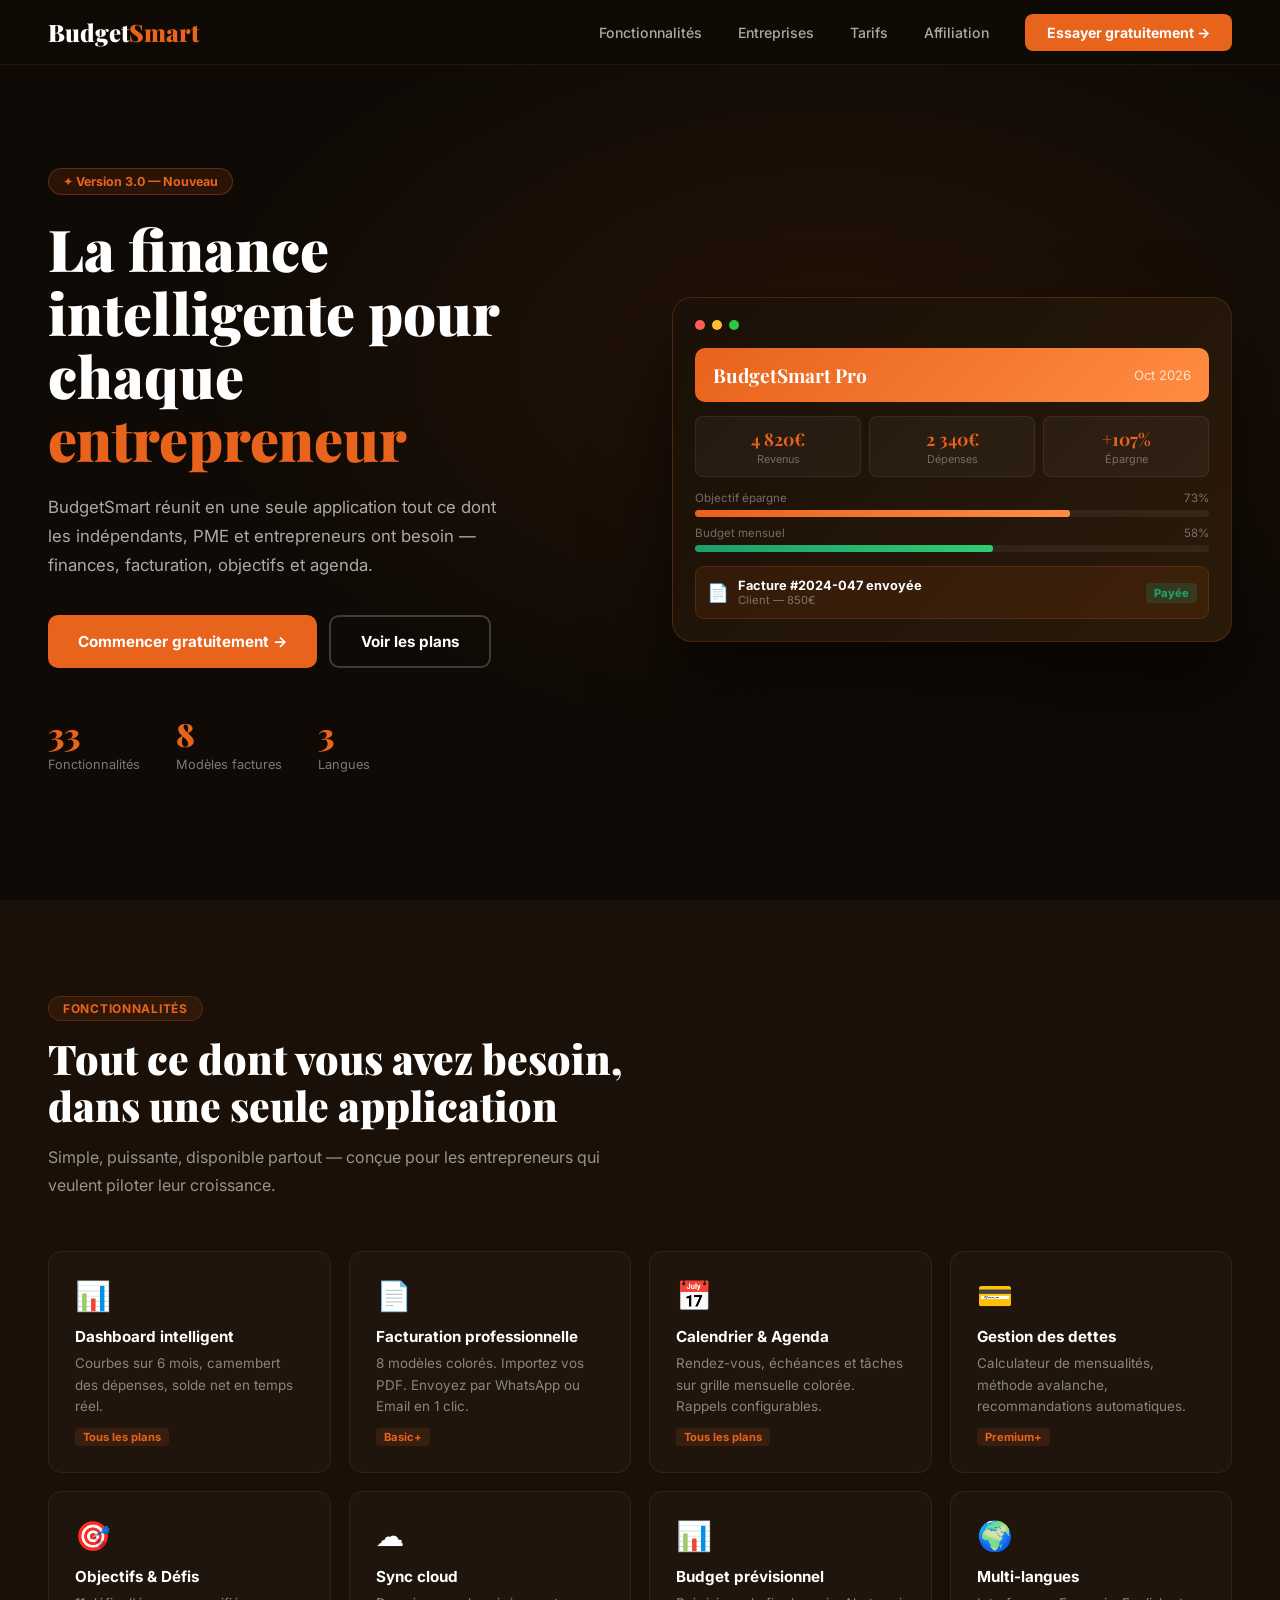
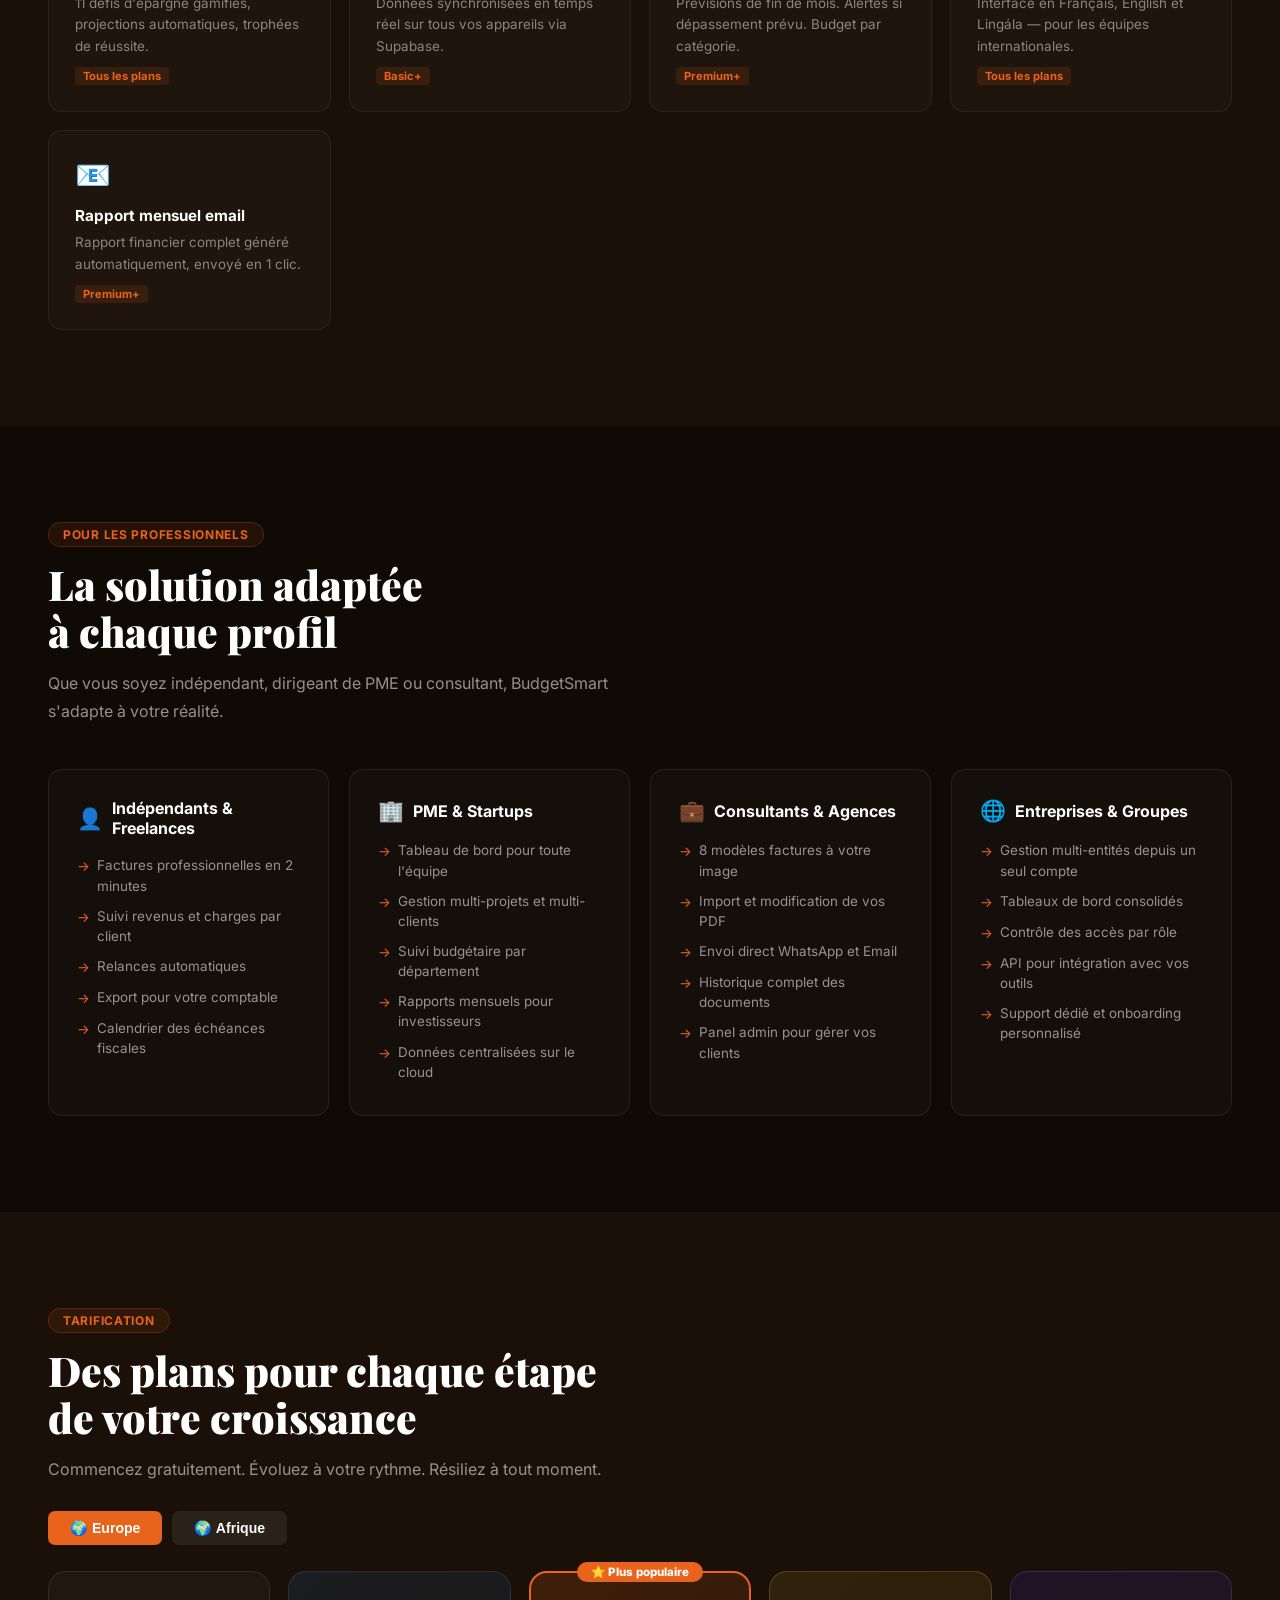
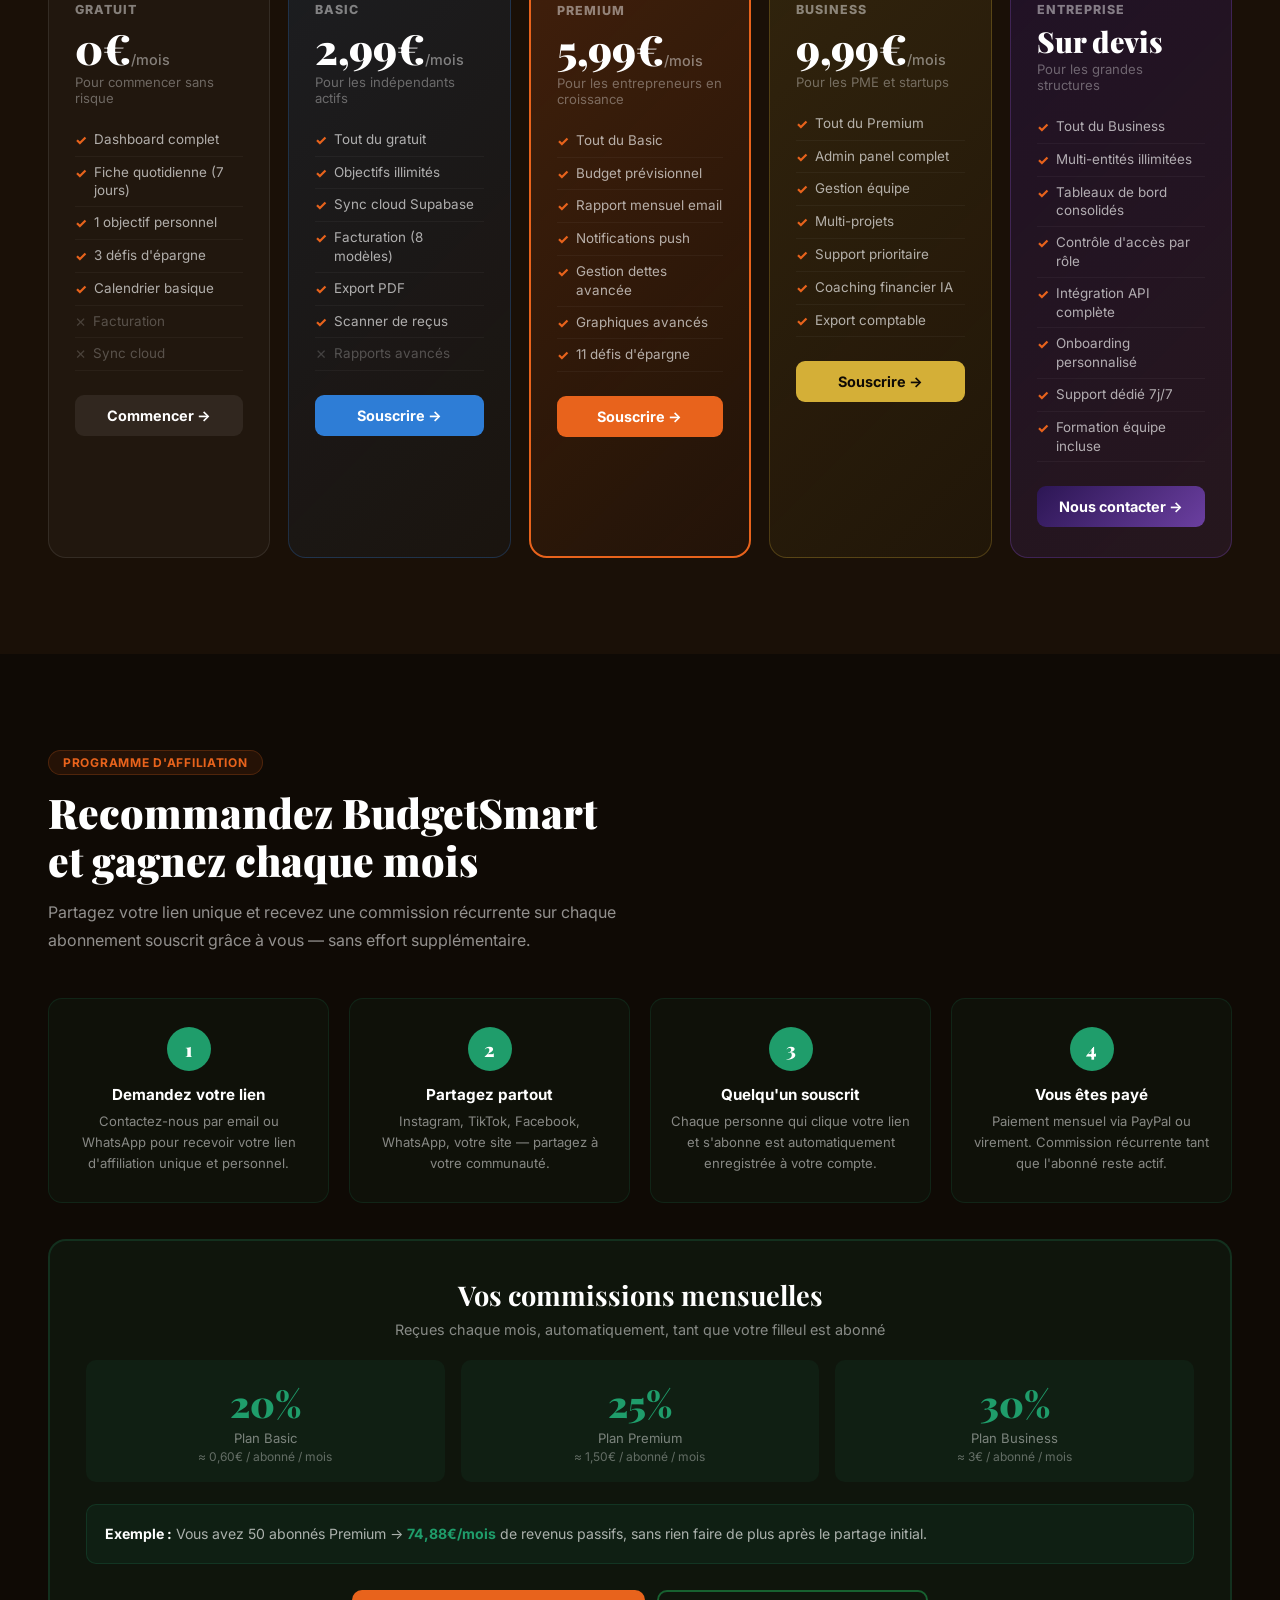
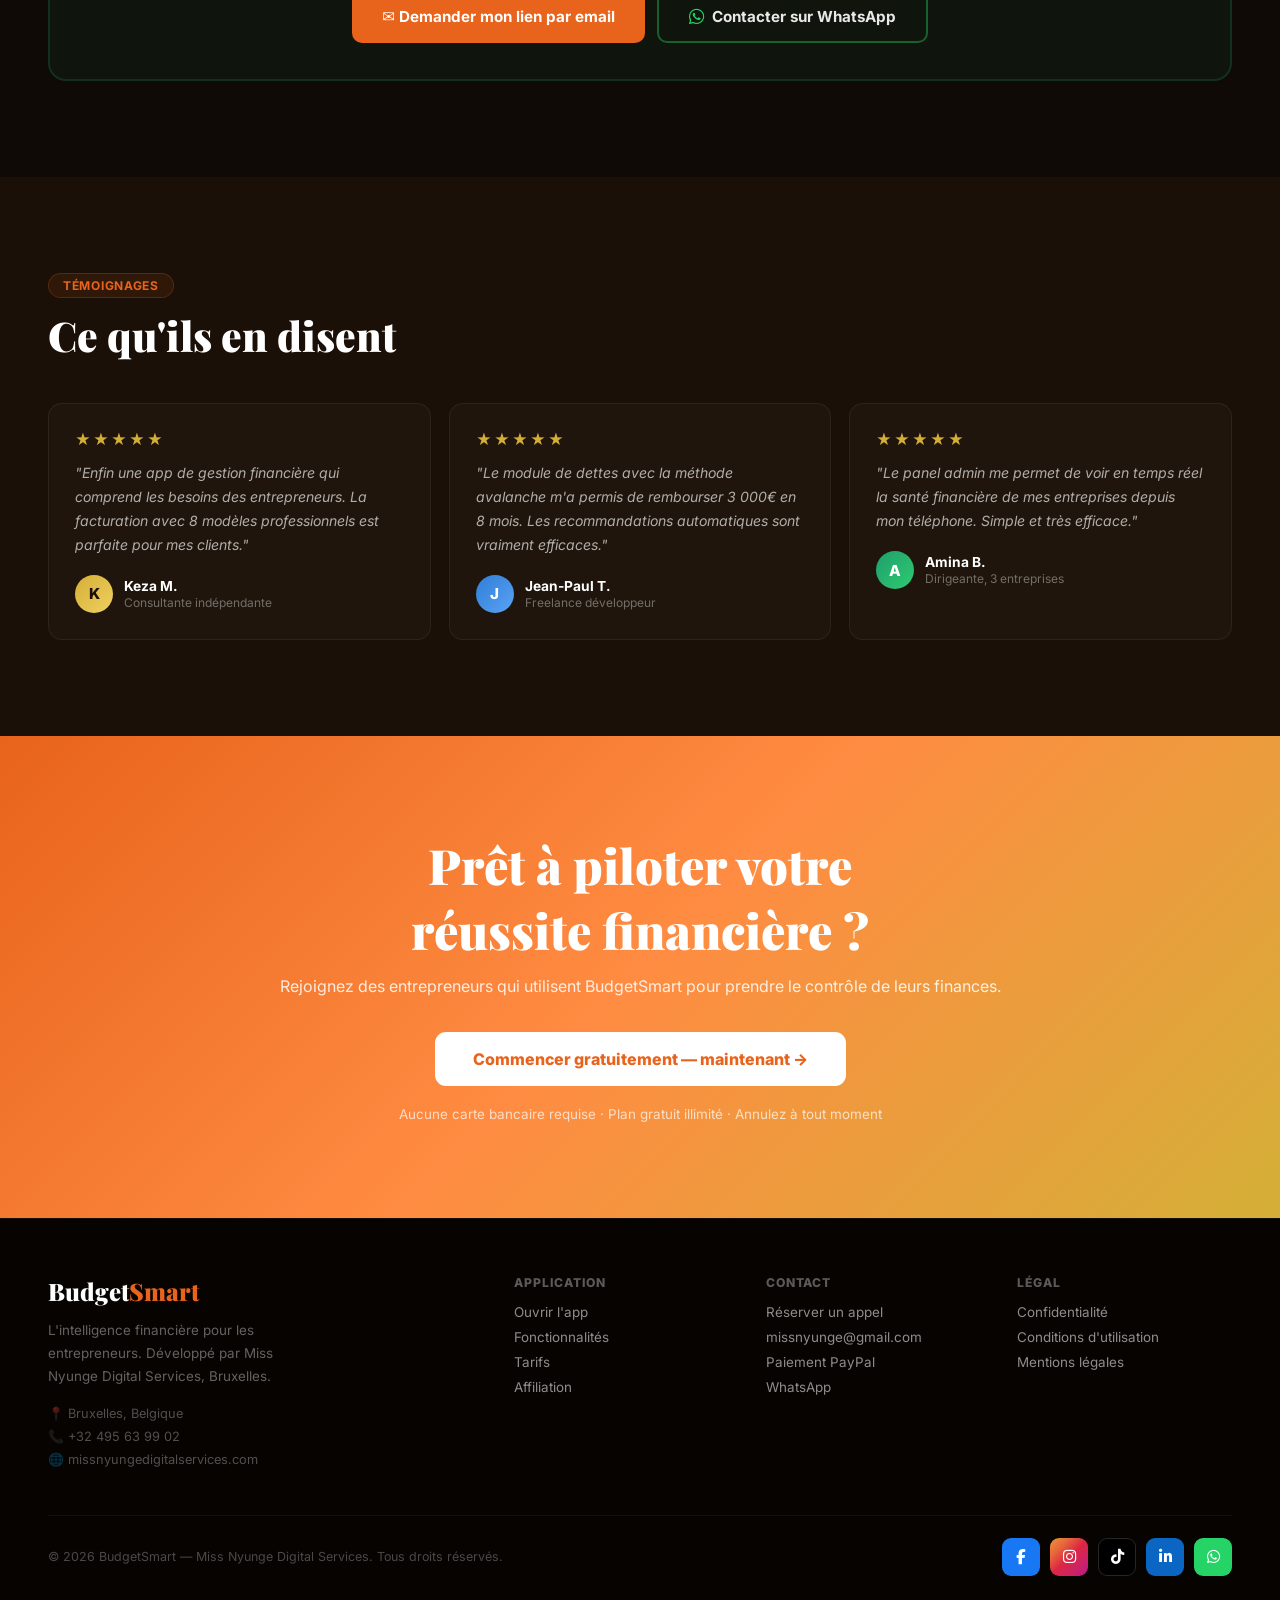
<file: landing.html>
<!DOCTYPE html>
<html lang="fr">
<head>
<meta charset="UTF-8"/>
<meta name="viewport" content="width=device-width, initial-scale=1.0"/>
<title>BudgetSmart v3 — L'intelligence financière pour entrepreneurs</title>
<link href="https://fonts.googleapis.com/css2?family=Playfair+Display:wght@700;900&family=Inter:wght@400;500;600;700;800&display=swap" rel="stylesheet"/>
<link rel="stylesheet" href="https://cdnjs.cloudflare.com/ajax/libs/font-awesome/6.5.0/css/all.min.css"/>
<style>
:root {
  --or:#E8631C; --or2:#FF8C42; --dk:#0F0A05; --dk2:#1A1007;
  --go:#D4AF37; --gr:#1F9D6B; --bl:#2E7DD6; --re:#D6432E;
  --wh:#FFFFFF; --mu:rgba(255,255,255,0.5);
  --ft:'Playfair Display',Georgia,serif;
  --fs:'Inter',system-ui,sans-serif;
}
*,*::before,*::after{box-sizing:border-box;margin:0;padding:0;}
html{scroll-behavior:smooth;}
body{font-family:var(--fs);background:var(--dk);color:var(--wh);overflow-x:hidden;}

/* NAV */
nav{position:fixed;top:0;left:0;right:0;z-index:100;display:flex;align-items:center;justify-content:space-between;padding:16px 48px;background:rgba(15,10,5,0.9);backdrop-filter:blur(20px);border-bottom:1px solid rgba(232,99,28,0.12);}
.nav-logo{font-family:var(--ft);font-size:1.5rem;font-weight:900;color:var(--wh);}
.nav-logo span{color:var(--or);}
.nav-links{display:flex;gap:36px;list-style:none;align-items:center;}
.nav-links a{color:rgba(255,255,255,0.65);text-decoration:none;font-size:0.88rem;font-weight:500;transition:color .2s;}
.nav-links a:hover{color:var(--or);}
.nav-cta{background:var(--or)!important;color:#fff!important;padding:10px 22px;border-radius:8px;font-weight:700!important;}
.nav-cta:hover{background:var(--or2)!important;transform:translateY(-1px);}
@media(max-width:768px){.nav-links{display:none;}nav{padding:14px 20px;}}

/* HERO */
.hero{min-height:100vh;display:flex;align-items:center;padding:120px 48px 80px;background:radial-gradient(ellipse 70% 60% at 65% 40%,rgba(232,99,28,0.1) 0%,transparent 70%),var(--dk);}
.hero-inner{max-width:1200px;margin:0 auto;width:100%;display:grid;grid-template-columns:1fr 1fr;gap:64px;align-items:center;}
.hero-badge{display:inline-flex;align-items:center;gap:8px;background:rgba(232,99,28,0.12);border:1px solid rgba(232,99,28,0.3);border-radius:20px;padding:5px 14px;font-size:0.78rem;font-weight:700;color:var(--or);margin-bottom:22px;}
.hero h1{font-family:var(--ft);font-size:clamp(2.6rem,4.5vw,3.8rem);font-weight:900;line-height:1.1;margin-bottom:22px;}
.hero h1 em{color:var(--or);font-style:normal;}
.hero p{font-size:1.05rem;color:rgba(255,255,255,0.65);line-height:1.75;margin-bottom:34px;max-width:460px;}
.btn-p{background:var(--or);color:#fff;padding:15px 30px;border-radius:10px;font-size:.95rem;font-weight:700;text-decoration:none;display:inline-flex;align-items:center;gap:8px;transition:all .2s;}
.btn-p:hover{background:var(--or2);transform:translateY(-2px);box-shadow:0 8px 24px rgba(232,99,28,.35);}
.btn-o{background:transparent;color:#fff;padding:15px 30px;border-radius:10px;font-size:.95rem;font-weight:700;text-decoration:none;border:2px solid rgba(255,255,255,.2);transition:all .2s;display:inline-flex;align-items:center;gap:8px;}
.btn-o:hover{border-color:var(--or);color:var(--or);}
.hero-btns{display:flex;gap:12px;flex-wrap:wrap;margin-bottom:44px;}
.hero-stats{display:flex;gap:36px;}
.hero-stat span{display:block;font-family:var(--ft);font-size:2rem;font-weight:900;color:var(--or);}
.hero-stat small{font-size:.8rem;color:rgba(255,255,255,.45);margin-top:2px;display:block;}

/* MOCKUP */
.hero-mockup{background:linear-gradient(135deg,#1A1007,#2A1A0A);border:1px solid rgba(232,99,28,.2);border-radius:20px;padding:22px;box-shadow:0 40px 80px rgba(0,0,0,.6);}
.m-bar{display:flex;align-items:center;gap:7px;margin-bottom:18px;}
.m-dot{width:10px;height:10px;border-radius:50%;}
.m-head{background:linear-gradient(135deg,var(--or),var(--or2));border-radius:10px;padding:14px 18px;margin-bottom:14px;display:flex;justify-content:space-between;align-items:center;}
.m-head h3{font-family:var(--ft);font-size:1.2rem;color:#fff;}
.m-stats{display:grid;grid-template-columns:repeat(3,1fr);gap:8px;margin-bottom:14px;}
.m-stat{background:rgba(255,255,255,.04);border:1px solid rgba(255,255,255,.07);border-radius:8px;padding:10px;text-align:center;}
.m-stat .v{font-family:var(--ft);font-size:1.1rem;font-weight:700;color:var(--or);}
.m-stat .l{font-size:.68rem;color:rgba(255,255,255,.35);margin-top:2px;}
.m-bar2{height:7px;background:rgba(255,255,255,.06);border-radius:3px;overflow:hidden;margin-bottom:6px;}
.m-fill{height:100%;border-radius:3px;background:linear-gradient(90deg,var(--or),var(--or2));}

@media(max-width:900px){.hero-inner{grid-template-columns:1fr;}.hero-visual{display:none;}}

/* SECTIONS */
section{padding:96px 48px;}
.sec{max-width:1200px;margin:0 auto;}
.badge{display:inline-block;background:rgba(232,99,28,.1);border:1px solid rgba(232,99,28,.22);border-radius:20px;padding:4px 14px;font-size:.75rem;font-weight:700;color:var(--or);text-transform:uppercase;letter-spacing:.06em;margin-bottom:14px;}
.sec-title{font-family:var(--ft);font-size:clamp(1.9rem,3.2vw,2.8rem);font-weight:900;line-height:1.15;margin-bottom:14px;}
.sec-sub{font-size:1rem;color:rgba(255,255,255,.55);line-height:1.75;max-width:580px;}

/* FEATURES */
.feat-grid{display:grid;grid-template-columns:repeat(auto-fill,minmax(270px,1fr));gap:18px;margin-top:52px;}
.feat{background:rgba(255,255,255,.025);border:1px solid rgba(255,255,255,.06);border-radius:14px;padding:26px;transition:all .22s;position:relative;overflow:hidden;}
.feat::before{content:'';position:absolute;top:0;left:0;right:0;height:2px;background:linear-gradient(90deg,var(--or),transparent);opacity:0;transition:opacity .2s;}
.feat:hover{border-color:rgba(232,99,28,.28);transform:translateY(-3px);box-shadow:0 10px 28px rgba(0,0,0,.3);}
.feat:hover::before{opacity:1;}
.feat-ico{font-size:1.8rem;margin-bottom:14px;}
.feat h3{font-size:.95rem;font-weight:700;margin-bottom:7px;}
.feat p{font-size:.84rem;color:rgba(255,255,255,.48);line-height:1.6;}
.feat-tag{display:inline-block;background:rgba(232,99,28,.12);color:var(--or);font-size:.7rem;font-weight:700;padding:2px 8px;border-radius:4px;margin-top:10px;}

/* PLANS */
.plans-grid{display:grid;grid-template-columns:repeat(auto-fit,minmax(220px,1fr));gap:18px;margin-top:52px;}
.plan{border-radius:18px;padding:30px 26px;position:relative;transition:transform .2s;}
.plan:hover{transform:translateY(-5px);}
.plan.pop{border:2px solid var(--or);}
.pop-badge{position:absolute;top:-11px;left:50%;transform:translateX(-50%);background:var(--or);color:#fff;font-size:.72rem;font-weight:800;padding:3px 14px;border-radius:20px;white-space:nowrap;}
.p-free{background:rgba(255,255,255,.03);border:1px solid rgba(255,255,255,.09);}
.p-basic{background:linear-gradient(135deg,rgba(46,125,214,.12),rgba(46,125,214,.04));border:1px solid rgba(46,125,214,.25);}
.p-premium{background:linear-gradient(135deg,rgba(232,99,28,.18),rgba(232,99,28,.04));border:2px solid var(--or);}
.p-business{background:linear-gradient(135deg,rgba(212,175,55,.12),rgba(212,175,55,.04));border:1px solid rgba(212,175,55,.25);}
.p-enterprise{background:linear-gradient(135deg,rgba(44,22,84,.4),rgba(107,63,160,.15));border:1px solid rgba(107,63,160,.4);}
.p-name{font-size:.78rem;font-weight:800;text-transform:uppercase;letter-spacing:.08em;color:rgba(255,255,255,.45);margin-bottom:10px;}
.p-price{font-family:var(--ft);font-size:2.6rem;font-weight:900;line-height:1;}
.p-price span{font-family:var(--fs);font-size:.9rem;font-weight:500;color:rgba(255,255,255,.45);}
.p-sub{font-size:.82rem;color:rgba(255,255,255,.35);margin:5px 0 18px;}
.p-feats{list-style:none;margin-bottom:24px;}
.p-feats li{font-size:.84rem;color:rgba(255,255,255,.65);padding:6px 0;border-bottom:1px solid rgba(255,255,255,.04);display:flex;align-items:flex-start;gap:7px;line-height:1.4;}
.p-feats li::before{content:'✓';color:var(--or);font-weight:800;flex-shrink:0;margin-top:1px;}
.p-feats li.no::before{content:'✕';color:rgba(255,255,255,.18);}
.p-feats li.no{color:rgba(255,255,255,.25);}
.p-btn{display:block;text-align:center;padding:12px;border-radius:9px;font-weight:700;font-size:.9rem;text-decoration:none;transition:all .2s;cursor:pointer;border:none;}
.pb-free{background:rgba(255,255,255,.07);color:#fff;}
.pb-free:hover{background:rgba(255,255,255,.12);}
.pb-basic{background:var(--bl);color:#fff;}
.pb-premium{background:var(--or);color:#fff;}
.pb-business{background:var(--go);color:#0F0A05;}
.pb-enterprise{background:linear-gradient(135deg,#2C1654,#6B3FA0);color:#fff;}

/* AFFILIATION */
.affil-steps{display:grid;grid-template-columns:repeat(auto-fit,minmax(210px,1fr));gap:20px;margin-top:44px;}
.aff-step{text-align:center;padding:28px 20px;background:rgba(31,157,107,.05);border:1px solid rgba(31,157,107,.14);border-radius:14px;}
.aff-num{width:44px;height:44px;background:var(--gr);border-radius:50%;display:flex;align-items:center;justify-content:center;font-family:var(--ft);font-size:1.2rem;font-weight:900;color:#fff;margin:0 auto 14px;}
.aff-step h3{font-size:.95rem;font-weight:700;margin-bottom:7px;}
.aff-step p{font-size:.82rem;color:rgba(255,255,255,.5);line-height:1.6;}
.comm-box{background:rgba(31,157,107,.08);border:2px solid rgba(31,157,107,.2);border-radius:18px;padding:36px;margin-top:36px;}
.comm-grid{display:grid;grid-template-columns:repeat(3,1fr);gap:16px;margin-top:22px;}
.comm{background:rgba(31,157,107,.08);border-radius:10px;padding:18px;text-align:center;}
.comm .pct{font-family:var(--ft);font-size:2.3rem;font-weight:900;color:var(--gr);}
.comm .pl{font-size:.82rem;color:rgba(255,255,255,.45);margin-top:3px;}

/* ENTREPRISE */
.ent-grid{display:grid;grid-template-columns:repeat(auto-fit,minmax(280px,1fr));gap:20px;margin-top:44px;}
.ent{background:rgba(255,255,255,.025);border:1px solid rgba(255,255,255,.07);border-radius:14px;padding:28px;}
.ent h3{font-size:1rem;font-weight:700;margin-bottom:12px;display:flex;align-items:center;gap:9px;}
.ent ul{list-style:none;}
.ent li{font-size:.84rem;color:rgba(255,255,255,.55);padding:5px 0;display:flex;align-items:flex-start;gap:7px;line-height:1.5;}
.ent li::before{content:'→';color:var(--or);flex-shrink:0;margin-top:1px;}

/* TEMOIGNAGES */
.testi-grid{display:grid;grid-template-columns:repeat(auto-fit,minmax(270px,1fr));gap:18px;margin-top:44px;}
.testi{background:rgba(255,255,255,.025);border:1px solid rgba(255,255,255,.06);border-radius:14px;padding:26px;}
.t-stars{color:var(--go);font-size:.95rem;letter-spacing:2px;margin-bottom:12px;}
.t-text{font-size:.88rem;color:rgba(255,255,255,.65);line-height:1.7;margin-bottom:18px;font-style:italic;}
.t-auth{display:flex;align-items:center;gap:11px;}
.t-av{width:38px;height:38px;border-radius:50%;display:flex;align-items:center;justify-content:center;font-weight:800;font-size:.95rem;flex-shrink:0;}
.t-name{font-size:.86rem;font-weight:700;}
.t-role{font-size:.75rem;color:rgba(255,255,255,.38);margin-top:1px;}

/* CTA */
.cta-sec{background:linear-gradient(135deg,var(--or),var(--or2) 50%,var(--go));text-align:center;padding:96px 48px;}
.cta-sec h2{font-family:var(--ft);font-size:clamp(2rem,3.8vw,3.2rem);font-weight:900;color:#fff;margin-bottom:14px;}
.cta-sec p{font-size:1rem;color:rgba(255,255,255,.85);margin-bottom:36px;}
.btn-white{background:#fff;color:var(--or);padding:17px 38px;border-radius:11px;font-size:1rem;font-weight:800;text-decoration:none;display:inline-block;transition:all .2s;}
.btn-white:hover{transform:translateY(-3px);box-shadow:0 12px 32px rgba(0,0,0,.2);}

/* FOOTER */
footer{background:#060300;padding:56px 48px 28px;border-top:1px solid rgba(255,255,255,.05);}
.ft-grid{display:grid;grid-template-columns:2fr 1fr 1fr 1fr;gap:36px;max-width:1200px;margin:0 auto 44px;}
.ft-brand p{font-size:.84rem;color:rgba(255,255,255,.38);line-height:1.7;margin-top:12px;max-width:260px;}
.ft-col h4{font-size:.76rem;font-weight:800;text-transform:uppercase;letter-spacing:.08em;color:rgba(255,255,255,.35);margin-bottom:14px;}
.ft-col a{display:block;font-size:.84rem;color:rgba(255,255,255,.55);text-decoration:none;margin-bottom:9px;transition:color .2s;}
.ft-col a:hover{color:var(--or);}
.ft-bottom{max-width:1200px;margin:0 auto;padding-top:22px;border-top:1px solid rgba(255,255,255,.05);display:flex;justify-content:space-between;align-items:center;flex-wrap:wrap;gap:12px;}
.ft-bottom p{font-size:.78rem;color:rgba(255,255,255,.28);}
.ft-social{display:flex;gap:10px;}
.ft-social a{width:38px;height:38px;border-radius:9px;display:flex;align-items:center;justify-content:center;text-decoration:none;transition:all .2s;font-size:.95rem;}
.ft-social a:hover{transform:translateY(-2px);}
.ft-fb{background:#1877F2;color:#fff;}
.ft-ig{background:linear-gradient(135deg,#f09433,#e6683c,#dc2743,#cc2366,#bc1888);color:#fff;}
.ft-tk{background:#000;border:1px solid rgba(255,255,255,.15);color:#fff;}
.ft-li{background:#0A66C2;color:#fff;}
.ft-wa{background:#25D366;color:#fff;}

@media(max-width:768px){.ft-grid{grid-template-columns:1fr 1fr;}section{padding:64px 20px;}.comm-grid{grid-template-columns:1fr;}}
@media(max-width:480px){.ft-grid{grid-template-columns:1fr;}.plans-grid{grid-template-columns:1fr;}.hero-stats{flex-direction:column;gap:14px;}}
</style>
</head>
<body>

<!-- NAV -->
<nav>
  <div class="nav-logo">Budget<span>Smart</span></div>
  <ul class="nav-links">
    <li><a href="#features">Fonctionnalités</a></li>
    <li><a href="#enterprise">Entreprises</a></li>
    <li><a href="#pricing">Tarifs</a></li>
    <li><a href="#affiliation">Affiliation</a></li>
    <li><a href="https://misswaxbeautycare.github.io/budgetsmart-app-v2/" class="nav-cta">Essayer gratuitement →</a></li>
  </ul>
</nav>

<!-- HERO -->
<section class="hero">
  <div class="hero-inner">
    <div>
      <div class="hero-badge">✦ Version 3.0 — Nouveau</div>
      <h1>La finance intelligente pour chaque <em>entrepreneur</em></h1>
      <p>BudgetSmart réunit en une seule application tout ce dont les indépendants, PME et entrepreneurs ont besoin — finances, facturation, objectifs et agenda.</p>
      <div class="hero-btns">
        <a href="https://misswaxbeautycare.github.io/budgetsmart-app-v2/" class="btn-p">Commencer gratuitement →</a>
        <a href="#pricing" class="btn-o">Voir les plans</a>
      </div>
      <div class="hero-stats">
        <div class="hero-stat"><span>33</span><small>Fonctionnalités</small></div>
        <div class="hero-stat"><span>8</span><small>Modèles factures</small></div>
        <div class="hero-stat"><span>3</span><small>Langues</small></div>
      </div>
    </div>
    <div class="hero-visual">
      <div class="hero-mockup">
        <div class="m-bar">
          <div class="m-dot" style="background:#FF5F57"></div>
          <div class="m-dot" style="background:#FEBC2E"></div>
          <div class="m-dot" style="background:#28C840"></div>
        </div>
        <div class="m-head">
          <h3>BudgetSmart Pro</h3>
          <span style="color:rgba(255,255,255,.75);font-size:.82rem">Oct 2026</span>
        </div>
        <div class="m-stats">
          <div class="m-stat"><div class="v">4 820€</div><div class="l">Revenus</div></div>
          <div class="m-stat"><div class="v">2 340€</div><div class="l">Dépenses</div></div>
          <div class="m-stat"><div class="v">+107%</div><div class="l">Épargne</div></div>
        </div>
        <div style="margin-top:6px">
          <div style="display:flex;justify-content:space-between;font-size:.72rem;color:rgba(255,255,255,.38);margin-bottom:5px"><span>Objectif épargne</span><span>73%</span></div>
          <div class="m-bar2"><div class="m-fill" style="width:73%"></div></div>
          <div style="display:flex;justify-content:space-between;font-size:.72rem;color:rgba(255,255,255,.38);margin-bottom:5px;margin-top:9px"><span>Budget mensuel</span><span>58%</span></div>
          <div class="m-bar2"><div class="m-fill" style="width:58%;background:linear-gradient(90deg,#1F9D6B,#2ECC71)"></div></div>
        </div>
        <div style="margin-top:14px;background:rgba(232,99,28,.1);border:1px solid rgba(232,99,28,.18);border-radius:9px;padding:11px;display:flex;align-items:center;gap:9px">
          <span style="font-size:1.1rem">📄</span>
          <div><div style="font-size:.8rem;font-weight:700;color:#fff">Facture #2024-047 envoyée</div><div style="font-size:.7rem;color:rgba(255,255,255,.38)">Client — 850€</div></div>
          <div style="margin-left:auto;background:rgba(31,157,107,.2);color:#1F9D6B;font-size:.7rem;font-weight:800;padding:3px 8px;border-radius:4px">Payée</div>
        </div>
      </div>
    </div>
  </div>
</section>

<!-- FEATURES -->
<section style="background:var(--dk2)" id="features">
  <div class="sec">
    <div class="badge">Fonctionnalités</div>
    <h2 class="sec-title">Tout ce dont vous avez besoin,<br/>dans une seule application</h2>
    <p class="sec-sub">Simple, puissante, disponible partout — conçue pour les entrepreneurs qui veulent piloter leur croissance.</p>
    <div class="feat-grid">
      <div class="feat"><div class="feat-ico">📊</div><h3>Dashboard intelligent</h3><p>Courbes sur 6 mois, camembert des dépenses, solde net en temps réel.</p><div class="feat-tag">Tous les plans</div></div>
      <div class="feat"><div class="feat-ico">📄</div><h3>Facturation professionnelle</h3><p>8 modèles colorés. Importez vos PDF. Envoyez par WhatsApp ou Email en 1 clic.</p><div class="feat-tag">Basic+</div></div>
      <div class="feat"><div class="feat-ico">📅</div><h3>Calendrier & Agenda</h3><p>Rendez-vous, échéances et tâches sur grille mensuelle colorée. Rappels configurables.</p><div class="feat-tag">Tous les plans</div></div>
      <div class="feat"><div class="feat-ico">💳</div><h3>Gestion des dettes</h3><p>Calculateur de mensualités, méthode avalanche, recommandations automatiques.</p><div class="feat-tag">Premium+</div></div>
      <div class="feat"><div class="feat-ico">🎯</div><h3>Objectifs & Défis</h3><p>11 défis d'épargne gamifiés, projections automatiques, trophées de réussite.</p><div class="feat-tag">Tous les plans</div></div>
      <div class="feat"><div class="feat-ico">☁️</div><h3>Sync cloud</h3><p>Données synchronisées en temps réel sur tous vos appareils via Supabase.</p><div class="feat-tag">Basic+</div></div>
      <div class="feat"><div class="feat-ico">📊</div><h3>Budget prévisionnel</h3><p>Prévisions de fin de mois. Alertes si dépassement prévu. Budget par catégorie.</p><div class="feat-tag">Premium+</div></div>
      <div class="feat"><div class="feat-ico">🌍</div><h3>Multi-langues</h3><p>Interface en Français, English et Lingála — pour les équipes internationales.</p><div class="feat-tag">Tous les plans</div></div>
      <div class="feat"><div class="feat-ico">📧</div><h3>Rapport mensuel email</h3><p>Rapport financier complet généré automatiquement, envoyé en 1 clic.</p><div class="feat-tag">Premium+</div></div>
    </div>
  </div>
</section>

<!-- ENTREPRISES -->
<section id="enterprise">
  <div class="sec">
    <div class="badge">Pour les professionnels</div>
    <h2 class="sec-title">La solution adaptée<br/>à chaque profil</h2>
    <p class="sec-sub">Que vous soyez indépendant, dirigeant de PME ou consultant, BudgetSmart s'adapte à votre réalité.</p>
    <div class="ent-grid">
      <div class="ent">
        <h3><span style="font-size:1.3rem">👤</span> Indépendants & Freelances</h3>
        <ul>
          <li>Factures professionnelles en 2 minutes</li>
          <li>Suivi revenus et charges par client</li>
          <li>Relances automatiques</li>
          <li>Export pour votre comptable</li>
          <li>Calendrier des échéances fiscales</li>
        </ul>
      </div>
      <div class="ent">
        <h3><span style="font-size:1.3rem">🏢</span> PME & Startups</h3>
        <ul>
          <li>Tableau de bord pour toute l'équipe</li>
          <li>Gestion multi-projets et multi-clients</li>
          <li>Suivi budgétaire par département</li>
          <li>Rapports mensuels pour investisseurs</li>
          <li>Données centralisées sur le cloud</li>
        </ul>
      </div>
      <div class="ent">
        <h3><span style="font-size:1.3rem">💼</span> Consultants & Agences</h3>
        <ul>
          <li>8 modèles factures à votre image</li>
          <li>Import et modification de vos PDF</li>
          <li>Envoi direct WhatsApp et Email</li>
          <li>Historique complet des documents</li>
          <li>Panel admin pour gérer vos clients</li>
        </ul>
      </div>
      <div class="ent">
        <h3><span style="font-size:1.3rem">🌐</span> Entreprises & Groupes</h3>
        <ul>
          <li>Gestion multi-entités depuis un seul compte</li>
          <li>Tableaux de bord consolidés</li>
          <li>Contrôle des accès par rôle</li>
          <li>API pour intégration avec vos outils</li>
          <li>Support dédié et onboarding personnalisé</li>
        </ul>
      </div>
    </div>
  </div>
</section>

<!-- PLANS -->
<section style="background:var(--dk2)" id="pricing">
  <div class="sec">
    <div class="badge">Tarification</div>
    <h2 class="sec-title">Des plans pour chaque étape<br/>de votre croissance</h2>
    <p class="sec-sub">Commencez gratuitement. Évoluez à votre rythme. Résiliez à tout moment.</p>
    <div style="display:flex;gap:10px;margin-top:28px;margin-bottom:-22px;flex-wrap:wrap">
      <button onclick="showP('eu')" id="btnEU" style="padding:9px 22px;background:var(--or);color:#fff;border:none;border-radius:7px;cursor:pointer;font-weight:700;font-size:.88rem">🌍 Europe</button>
      <button onclick="showP('af')" id="btnAF" style="padding:9px 22px;background:rgba(255,255,255,.07);color:#fff;border:none;border-radius:7px;cursor:pointer;font-weight:700;font-size:.88rem">🌍 Afrique</button>
    </div>

    <!-- EU PLANS -->
    <div id="plEU" class="plans-grid" style="margin-top:48px">
      <div class="plan p-free">
        <div class="p-name">Gratuit</div>
        <div class="p-price">0€<span>/mois</span></div>
        <div class="p-sub">Pour commencer sans risque</div>
        <ul class="p-feats">
          <li>Dashboard complet</li>
          <li>Fiche quotidienne (7 jours)</li>
          <li>1 objectif personnel</li>
          <li>3 défis d'épargne</li>
          <li>Calendrier basique</li>
          <li class="no">Facturation</li>
          <li class="no">Sync cloud</li>
        </ul>
        <a href="https://misswaxbeautycare.github.io/budgetsmart-app-v2/" class="p-btn pb-free">Commencer →</a>
      </div>
      <div class="plan p-basic">
        <div class="p-name">Basic</div>
        <div class="p-price">2,99€<span>/mois</span></div>
        <div class="p-sub">Pour les indépendants actifs</div>
        <ul class="p-feats">
          <li>Tout du gratuit</li>
          <li>Objectifs illimités</li>
          <li>Sync cloud Supabase</li>
          <li>Facturation (8 modèles)</li>
          <li>Export PDF</li>
          <li>Scanner de reçus</li>
          <li class="no">Rapports avancés</li>
        </ul>
        <a href="https://buy.stripe.com/3cI28r0nRbNva7J3VyaEE00" target="_blank" class="p-btn pb-basic">Souscrire →</a>
      </div>
      <div class="plan p-premium pop">
        <div class="pop-badge">⭐ Plus populaire</div>
        <div class="p-name">Premium</div>
        <div class="p-price">5,99€<span>/mois</span></div>
        <div class="p-sub">Pour les entrepreneurs en croissance</div>
        <ul class="p-feats">
          <li>Tout du Basic</li>
          <li>Budget prévisionnel</li>
          <li>Rapport mensuel email</li>
          <li>Notifications push</li>
          <li>Gestion dettes avancée</li>
          <li>Graphiques avancés</li>
          <li>11 défis d'épargne</li>
        </ul>
        <a href="https://buy.stripe.com/00wbJ14E76tbfs3eAcaEE02" target="_blank" class="p-btn pb-premium">Souscrire →</a>
      </div>
      <div class="plan p-business">
        <div class="p-name">Business</div>
        <div class="p-price">9,99€<span>/mois</span></div>
        <div class="p-sub">Pour les PME et startups</div>
        <ul class="p-feats">
          <li>Tout du Premium</li>
          <li>Admin panel complet</li>
          <li>Gestion équipe</li>
          <li>Multi-projets</li>
          <li>Support prioritaire</li>
          <li>Coaching financier IA</li>
          <li>Export comptable</li>
        </ul>
        <a href="https://buy.stripe.com/cNi9ATc6z9Fn7ZB4ZCaEE01" target="_blank" class="p-btn pb-business">Souscrire →</a>
      </div>
      <div class="plan p-enterprise">
        <div class="p-name">Entreprise</div>
        <div class="p-price" style="font-size:1.8rem">Sur devis</div>
        <div class="p-sub">Pour les grandes structures</div>
        <ul class="p-feats">
          <li>Tout du Business</li>
          <li>Multi-entités illimitées</li>
          <li>Tableaux de bord consolidés</li>
          <li>Contrôle d'accès par rôle</li>
          <li>Intégration API complète</li>
          <li>Onboarding personnalisé</li>
          <li>Support dédié 7j/7</li>
          <li>Formation équipe incluse</li>
        </ul>
        <a href="mailto:missnyunge@gmail.com?subject=Demande plan Entreprise BudgetSmart" class="p-btn pb-enterprise">Nous contacter →</a>
      </div>
    </div>

    <!-- AFRIQUE PLANS -->
    <div id="plAF" class="plans-grid" style="margin-top:48px;display:none">
      <div class="plan p-free">
        <div class="p-name">Gratuit</div>
        <div class="p-price">0€<span>/mois</span></div>
        <div class="p-sub">Pour commencer</div>
        <ul class="p-feats"><li>Dashboard complet</li><li>Fiche quotidienne</li><li>1 objectif</li><li class="no">Facturation</li><li class="no">Sync cloud</li></ul>
        <a href="https://misswaxbeautycare.github.io/budgetsmart-app-v2/" class="p-btn pb-free">Commencer →</a>
      </div>
      <div class="plan p-basic">
        <div class="p-name">Basic</div>
        <div class="p-price">1€<span>/mois</span></div>
        <div class="p-sub">Prix spécial Afrique</div>
        <ul class="p-feats"><li>Objectifs illimités</li><li>Sync cloud</li><li>Facturation 8 modèles</li><li>Scanner reçus</li><li class="no">Rapports avancés</li></ul>
        <a href="https://buy.stripe.com/3cI28r0nRbNva7J3VyaEE00" target="_blank" class="p-btn pb-basic">Souscrire →</a>
      </div>
      <div class="plan p-premium pop">
        <div class="pop-badge">⭐ Recommandé</div>
        <div class="p-name">Premium</div>
        <div class="p-price">2€<span>/mois</span></div>
        <div class="p-sub">Prix spécial Afrique</div>
        <ul class="p-feats"><li>Budget prévisionnel</li><li>Rapports email</li><li>Notifications push</li><li>Gestion dettes</li><li>11 défis épargne</li></ul>
        <a href="https://buy.stripe.com/00wbJ14E76tbfs3eAcaEE02" target="_blank" class="p-btn pb-premium">Souscrire →</a>
      </div>
      <div class="plan p-business">
        <div class="p-name">Business</div>
        <div class="p-price">3€<span>/mois</span></div>
        <div class="p-sub">Prix spécial Afrique</div>
        <ul class="p-feats"><li>Admin panel</li><li>Multi-projets</li><li>Support prioritaire</li><li>Coaching IA</li><li>Export comptable</li></ul>
        <a href="https://buy.stripe.com/cNi9ATc6z9Fn7ZB4ZCaEE01" target="_blank" class="p-btn pb-business">Souscrire →</a>
      </div>
      <div class="plan p-enterprise">
        <div class="p-name">Entreprise</div>
        <div class="p-price" style="font-size:1.8rem">Sur devis</div>
        <div class="p-sub">Grandes structures</div>
        <ul class="p-feats"><li>Multi-entités</li><li>Tableaux consolidés</li><li>API complète</li><li>Onboarding dédié</li><li>Support 7j/7</li></ul>
        <a href="mailto:missnyunge@gmail.com?subject=Demande plan Entreprise" class="p-btn pb-enterprise">Nous contacter →</a>
      </div>
    </div>
  </div>
</section>

<!-- AFFILIATION -->
<section id="affiliation">
  <div class="sec">
    <div class="badge">Programme d'affiliation</div>
    <h2 class="sec-title">Recommandez BudgetSmart<br/>et gagnez chaque mois</h2>
    <p class="sec-sub">Partagez votre lien unique et recevez une commission récurrente sur chaque abonnement souscrit grâce à vous — sans effort supplémentaire.</p>

    <div class="affil-steps">
      <div class="aff-step">
        <div class="aff-num">1</div>
        <h3>Demandez votre lien</h3>
        <p>Contactez-nous par email ou WhatsApp pour recevoir votre lien d'affiliation unique et personnel.</p>
      </div>
      <div class="aff-step">
        <div class="aff-num">2</div>
        <h3>Partagez partout</h3>
        <p>Instagram, TikTok, Facebook, WhatsApp, votre site — partagez à votre communauté.</p>
      </div>
      <div class="aff-step">
        <div class="aff-num">3</div>
        <h3>Quelqu'un souscrit</h3>
        <p>Chaque personne qui clique votre lien et s'abonne est automatiquement enregistrée à votre compte.</p>
      </div>
      <div class="aff-step">
        <div class="aff-num">4</div>
        <h3>Vous êtes payé</h3>
        <p>Paiement mensuel via PayPal ou virement. Commission récurrente tant que l'abonné reste actif.</p>
      </div>
    </div>

    <div class="comm-box">
      <div style="text-align:center">
        <h3 style="font-family:var(--ft);font-size:1.7rem;margin-bottom:8px">Vos commissions mensuelles</h3>
        <p style="color:rgba(255,255,255,.5);font-size:.9rem">Reçues chaque mois, automatiquement, tant que votre filleul est abonné</p>
      </div>
      <div class="comm-grid">
        <div class="comm">
          <div class="pct">20%</div>
          <div class="pl">Plan Basic</div>
          <div style="font-size:.75rem;color:rgba(255,255,255,.35);margin-top:3px">≈ 0,60€ / abonné / mois</div>
        </div>
        <div class="comm">
          <div class="pct">25%</div>
          <div class="pl">Plan Premium</div>
          <div style="font-size:.75rem;color:rgba(255,255,255,.35);margin-top:3px">≈ 1,50€ / abonné / mois</div>
        </div>
        <div class="comm">
          <div class="pct">30%</div>
          <div class="pl">Plan Business</div>
          <div style="font-size:.75rem;color:rgba(255,255,255,.35);margin-top:3px">≈ 3€ / abonné / mois</div>
        </div>
      </div>
      <div style="background:rgba(31,157,107,.08);border:1px solid rgba(31,157,107,.18);border-radius:10px;padding:18px;margin-top:22px;font-size:.88rem;color:rgba(255,255,255,.65);line-height:1.6">
        <strong style="color:#fff">Exemple :</strong> Vous avez 50 abonnés Premium → <strong style="color:var(--gr)">74,88€/mois</strong> de revenus passifs, sans rien faire de plus après le partage initial.
      </div>
      <div style="text-align:center;margin-top:26px;display:flex;gap:12px;justify-content:center;flex-wrap:wrap">
        <a href="mailto:missnyunge@gmail.com?subject=Programme affiliation BudgetSmart&body=Bonjour, je souhaite rejoindre le programme d'affiliation BudgetSmart." class="btn-p">
          ✉️ Demander mon lien par email
        </a>
        <a href="https://wa.me/32495639902?text=Bonjour, je souhaite rejoindre le programme d'affiliation BudgetSmart !" target="_blank" class="btn-o" style="border-color:rgba(37,211,102,.4);color:rgba(255,255,255,.9)">
          <i class="fa-brands fa-whatsapp" style="color:#25D366;font-size:1.1rem"></i> Contacter sur WhatsApp
        </a>
      </div>
    </div>
  </div>
</section>

<!-- TÉMOIGNAGES -->
<section style="background:var(--dk2)">
  <div class="sec">
    <div class="badge">Témoignages</div>
    <h2 class="sec-title">Ce qu'ils en disent</h2>
    <div class="testi-grid">
      <div class="testi">
        <div class="t-stars">★★★★★</div>
        <div class="t-text">"Enfin une app de gestion financière qui comprend les besoins des entrepreneurs. La facturation avec 8 modèles professionnels est parfaite pour mes clients."</div>
        <div class="t-auth">
          <div class="t-av" style="background:linear-gradient(135deg,#D4AF37,#F0D060);color:#1A1007">K</div>
          <div><div class="t-name">Keza M.</div><div class="t-role">Consultante indépendante</div></div>
        </div>
      </div>
      <div class="testi">
        <div class="t-stars">★★★★★</div>
        <div class="t-text">"Le module de dettes avec la méthode avalanche m'a permis de rembourser 3 000€ en 8 mois. Les recommandations automatiques sont vraiment efficaces."</div>
        <div class="t-auth">
          <div class="t-av" style="background:linear-gradient(135deg,#2E7DD6,#5BA4F5)">J</div>
          <div><div class="t-name">Jean-Paul T.</div><div class="t-role">Freelance développeur</div></div>
        </div>
      </div>
      <div class="testi">
        <div class="t-stars">★★★★★</div>
        <div class="t-text">"Le panel admin me permet de voir en temps réel la santé financière de mes entreprises depuis mon téléphone. Simple et très efficace."</div>
        <div class="t-auth">
          <div class="t-av" style="background:linear-gradient(135deg,#1F9D6B,#2ECC71)">A</div>
          <div><div class="t-name">Amina B.</div><div class="t-role">Dirigeante, 3 entreprises</div></div>
        </div>
      </div>
    </div>
  </div>
</section>

<!-- CTA -->
<section class="cta-sec">
  <h2>Prêt à piloter votre<br/>réussite financière ?</h2>
  <p>Rejoignez des entrepreneurs qui utilisent BudgetSmart pour prendre le contrôle de leurs finances.</p>
  <a href="https://misswaxbeautycare.github.io/budgetsmart-app-v2/" class="btn-white">Commencer gratuitement — maintenant →</a>
  <div style="margin-top:20px;color:rgba(255,255,255,.7);font-size:.84rem">
    Aucune carte bancaire requise · Plan gratuit illimité · Annulez à tout moment
  </div>
</section>

<!-- FOOTER -->
<footer>
  <div class="ft-grid">
    <div class="ft-brand">
      <div style="font-family:var(--ft);font-size:1.5rem;font-weight:900;color:#fff">Budget<span style="color:var(--or)">Smart</span></div>
      <p>L'intelligence financière pour les entrepreneurs. Développé par Miss Nyunge Digital Services, Bruxelles.</p>
      <div style="margin-top:14px;font-size:.8rem;color:rgba(255,255,255,.3);line-height:1.8">
        📍 Bruxelles, Belgique<br/>
        📞 +32 495 63 99 02<br/>
        🌐 missnyungedigitalservices.com
      </div>
    </div>
    <div class="ft-col">
      <h4>Application</h4>
      <a href="https://misswaxbeautycare.github.io/budgetsmart-app-v2/">Ouvrir l'app</a>
      <a href="#features">Fonctionnalités</a>
      <a href="#pricing">Tarifs</a>
      <a href="#affiliation">Affiliation</a>
    </div>
    <div class="ft-col">
      <h4>Contact</h4>
      <a href="https://calendly.com/missnyungedigitalservices/echange-projet-digital-ecommerce" target="_blank">Réserver un appel</a>
      <a href="mailto:missnyunge@gmail.com">missnyunge@gmail.com</a>
      <a href="https://www.paypal.me/Misswaxbeautycare" target="_blank">Paiement PayPal</a>
      <a href="https://wa.me/32495639902" target="_blank">WhatsApp</a>
    </div>
    <div class="ft-col">
      <h4>Légal</h4>
      <a href="#">Confidentialité</a>
      <a href="#">Conditions d'utilisation</a>
      <a href="#">Mentions légales</a>
    </div>
  </div>
  <div class="ft-bottom">
    <p>© 2026 BudgetSmart — Miss Nyunge Digital Services. Tous droits réservés.</p>
    <div class="ft-social">
      <a href="https://www.facebook.com/share/1DrAHvEhDQ/" target="_blank" class="ft-fb" title="Facebook"><i class="fa-brands fa-facebook-f"></i></a>
      <a href="https://www.instagram.com/misswaxbeautycare" target="_blank" class="ft-ig" title="Instagram"><i class="fa-brands fa-instagram"></i></a>
      <a href="https://www.tiktok.com/@misswaxbeautycare" target="_blank" class="ft-tk" title="TikTok"><i class="fa-brands fa-tiktok"></i></a>
      <a href="https://www.linkedin.com/in/miss-nyunge-975949385" target="_blank" class="ft-li" title="LinkedIn"><i class="fa-brands fa-linkedin-in"></i></a>
      <a href="https://wa.me/32495639902" target="_blank" class="ft-wa" title="WhatsApp"><i class="fa-brands fa-whatsapp"></i></a>
    </div>
  </div>
</footer>

<script>
function showP(mode) {
  document.getElementById('plEU').style.display = mode==='eu' ? 'grid' : 'none';
  document.getElementById('plAF').style.display = mode==='af' ? 'grid' : 'none';
  document.getElementById('btnEU').style.background = mode==='eu' ? '#E8631C' : 'rgba(255,255,255,.07)';
  document.getElementById('btnAF').style.background = mode==='af' ? '#E8631C' : 'rgba(255,255,255,.07)';
}
document.querySelectorAll('a[href^="#"]').forEach(a => {
  a.addEventListener('click', e => {
    e.preventDefault();
    const el = document.querySelector(a.getAttribute('href'));
    if (el) el.scrollIntoView({behavior:'smooth',block:'start'});
  });
});
</script>
</body>
</html>
</file>
